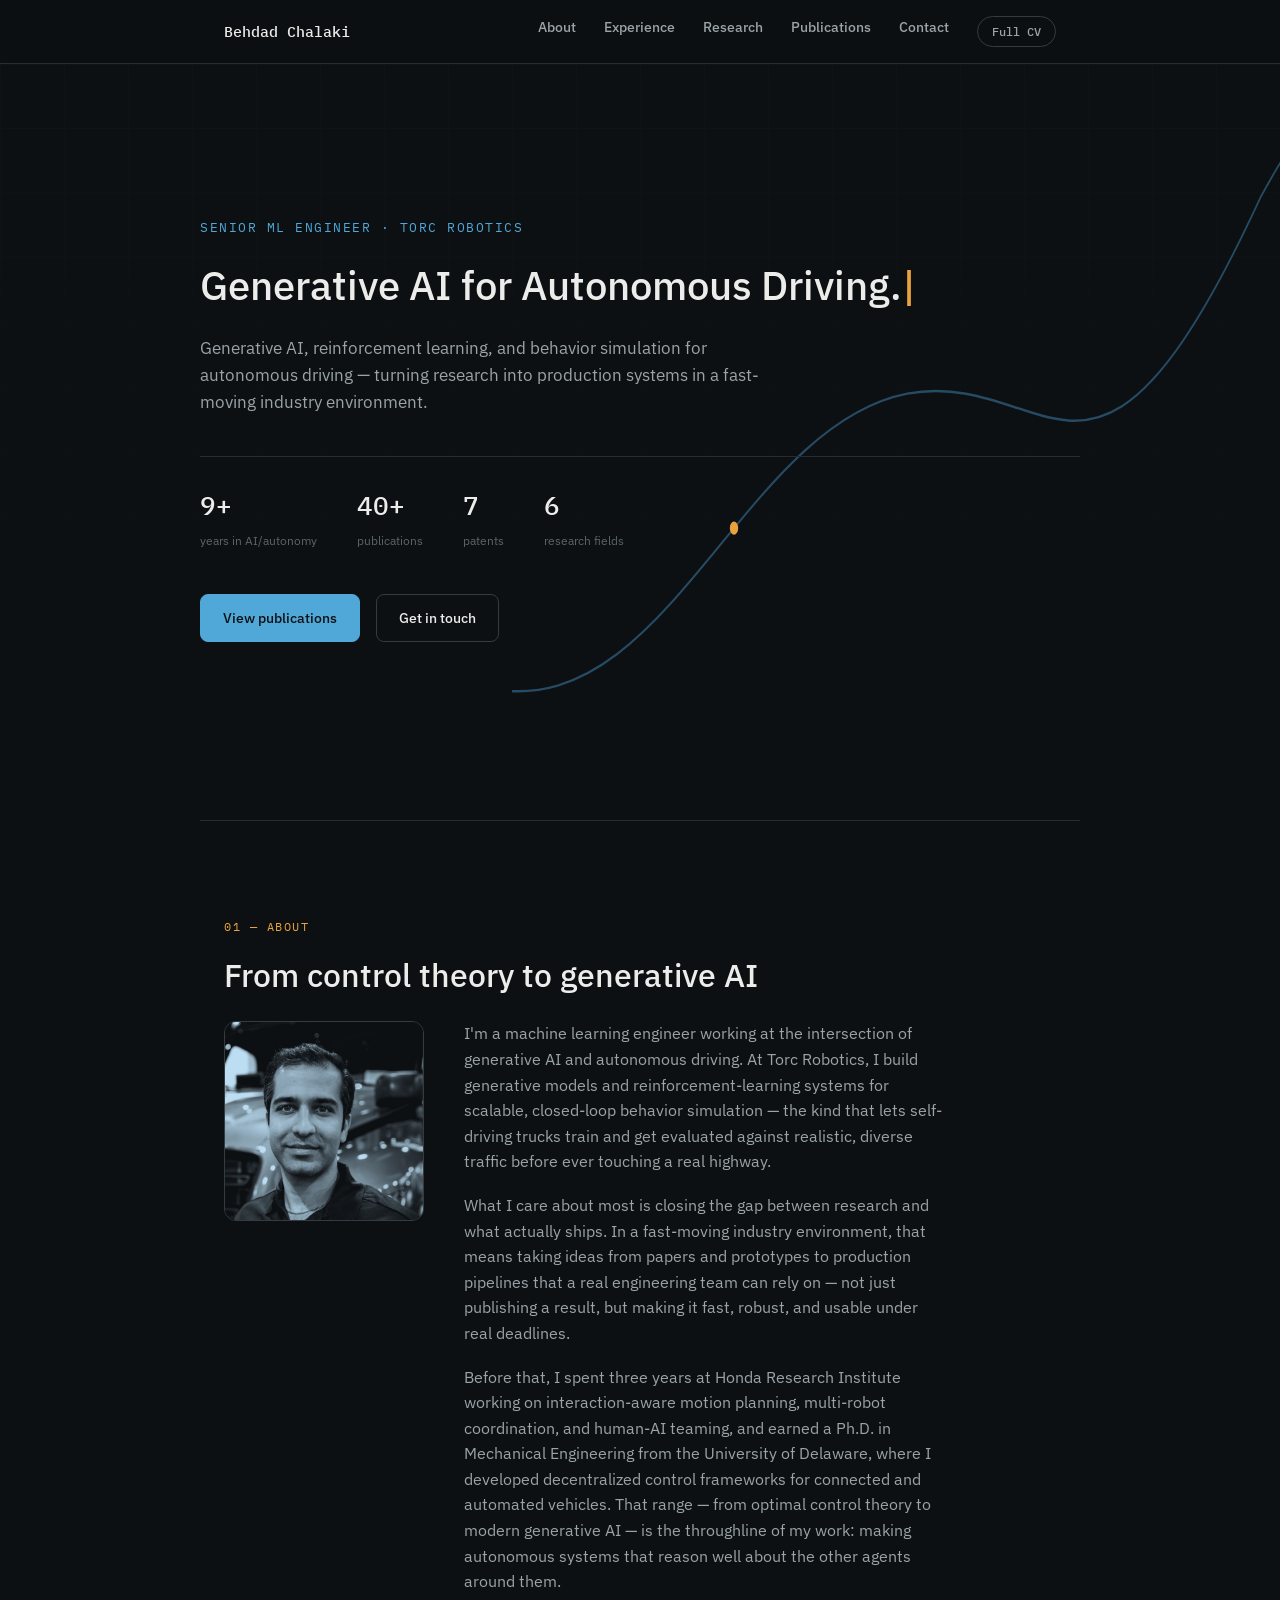
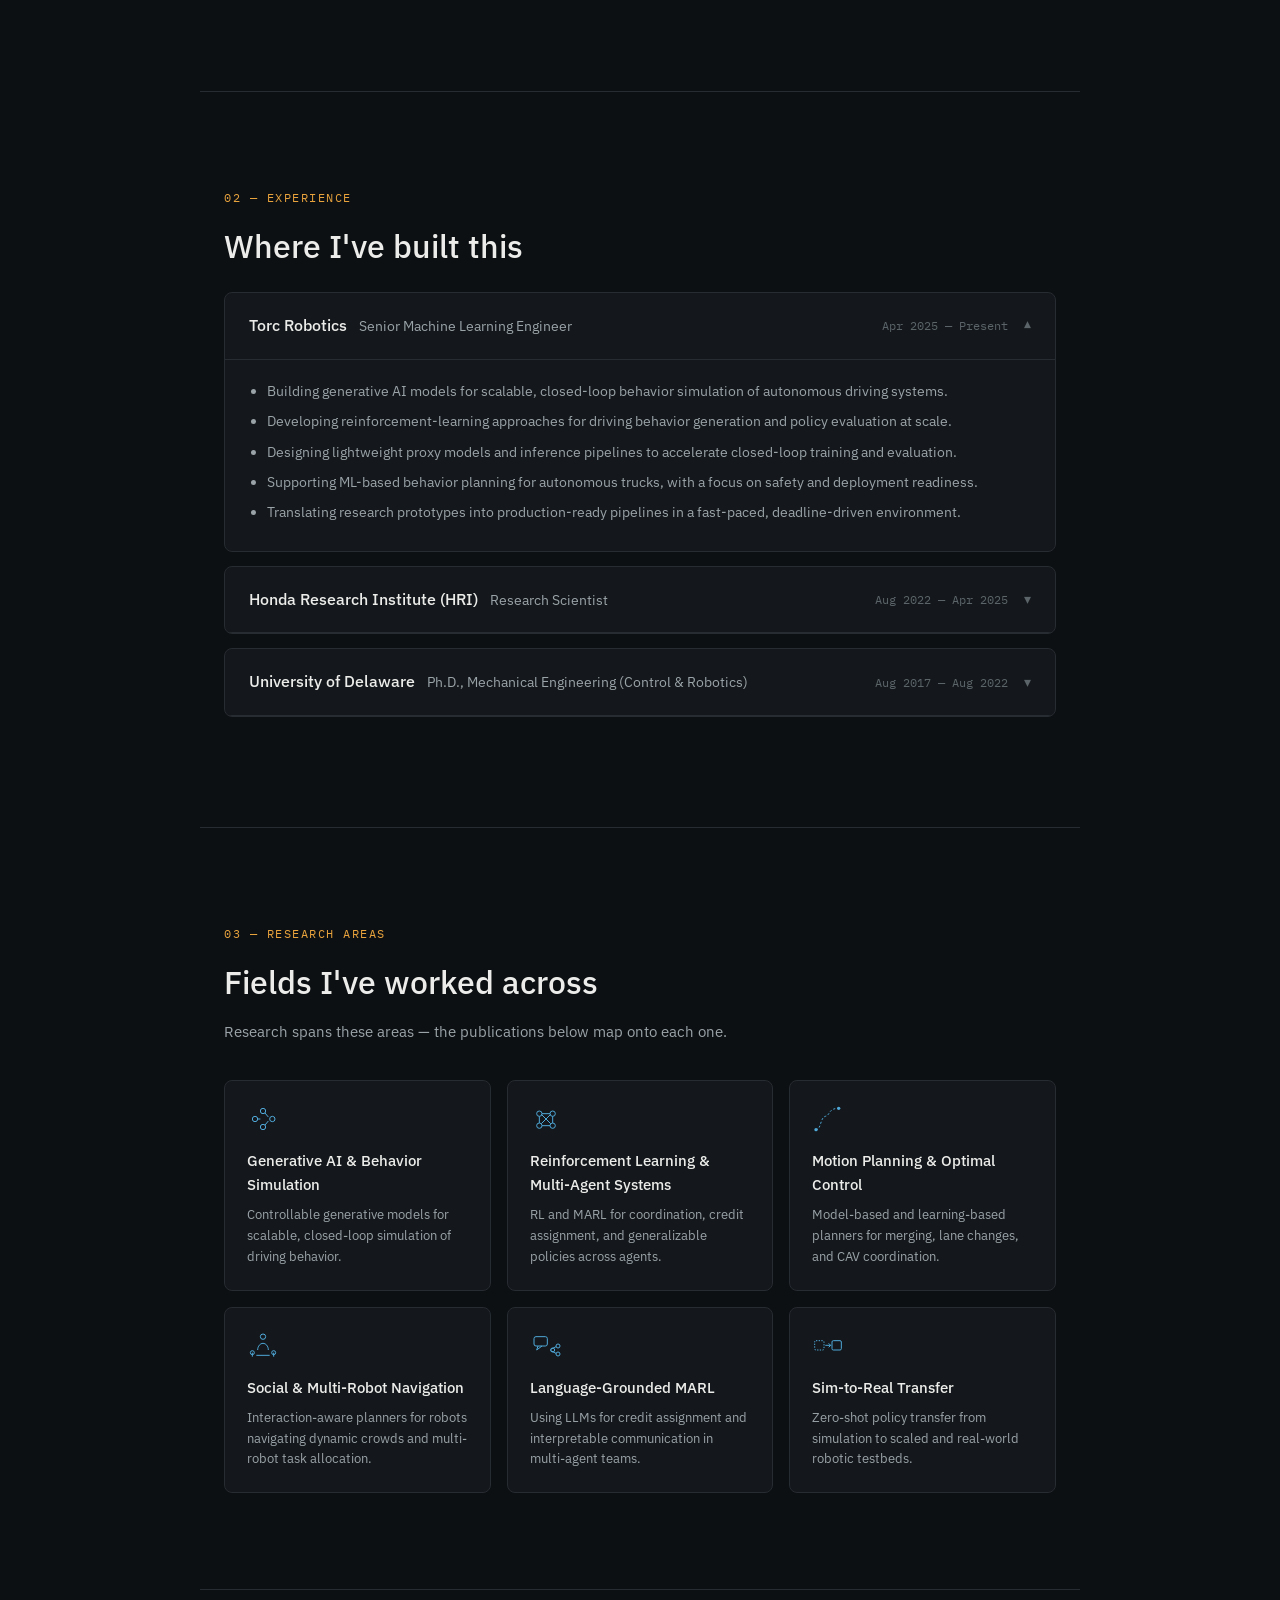
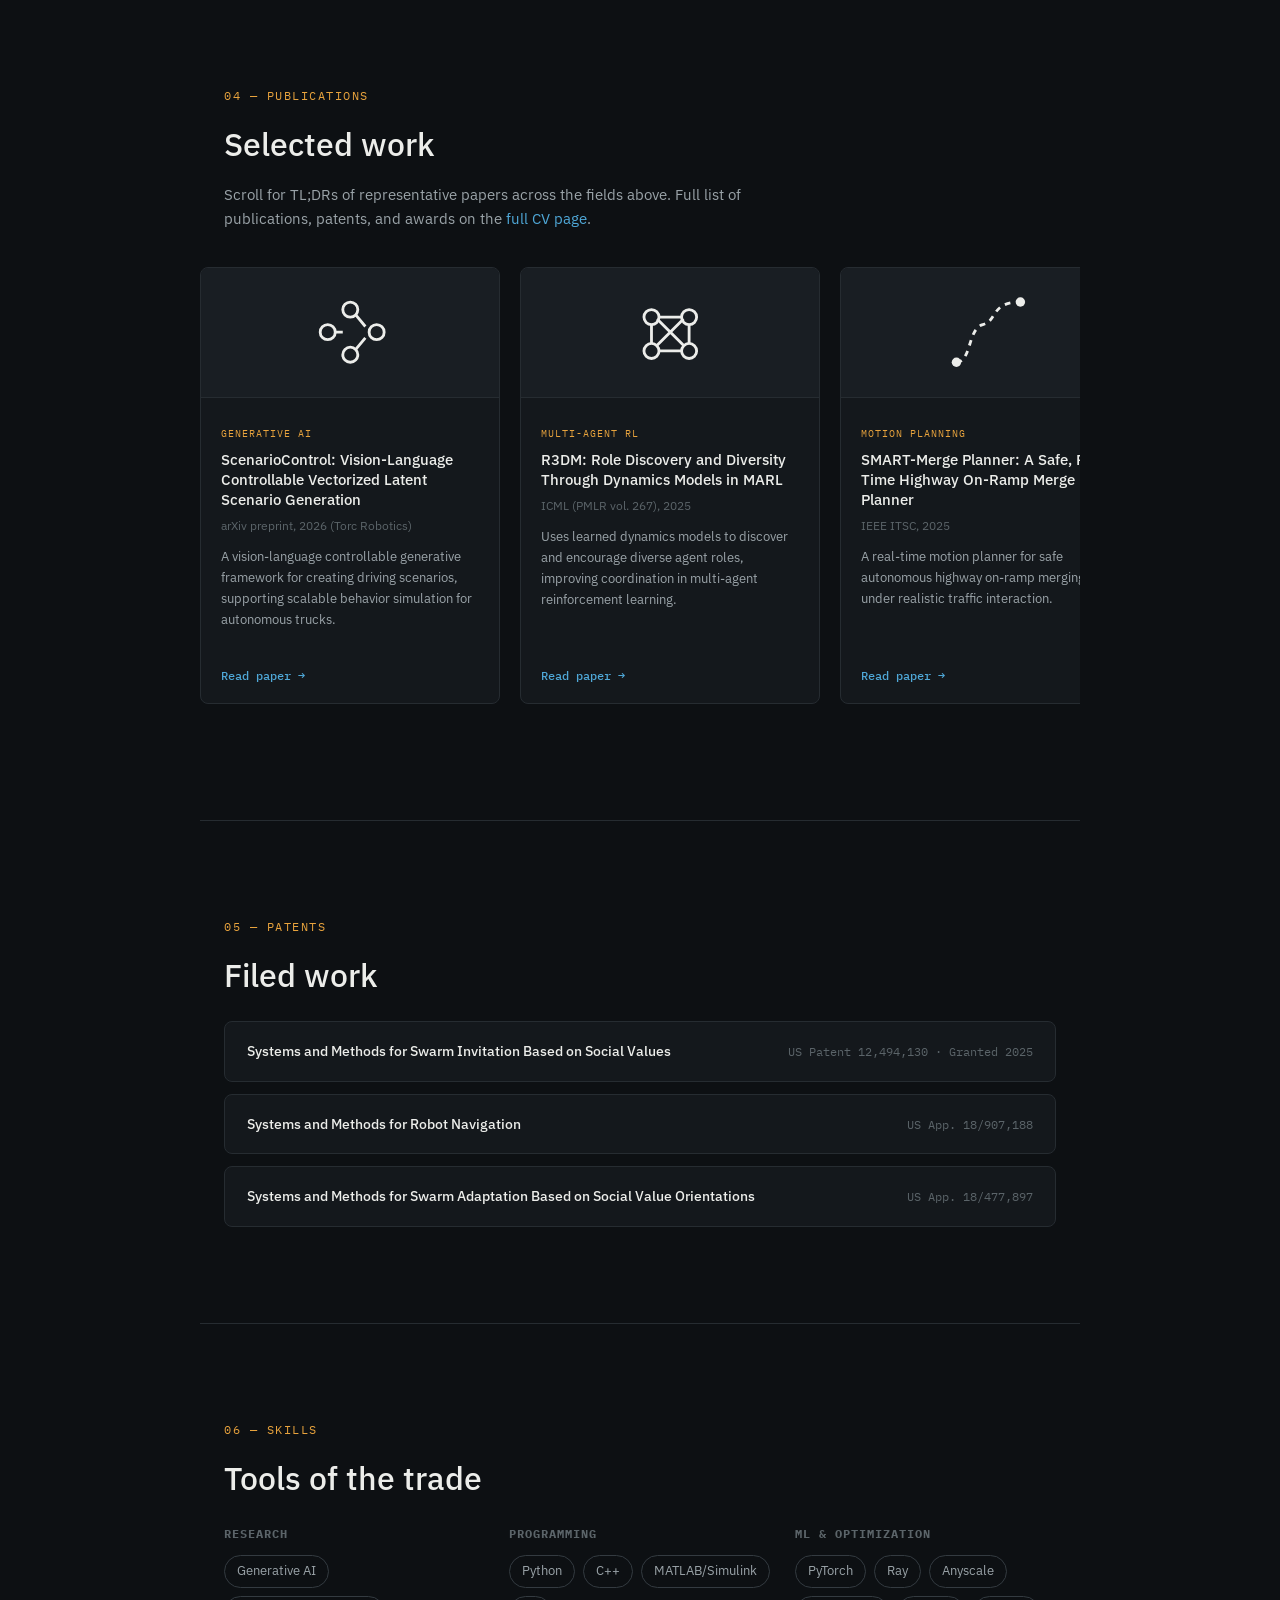
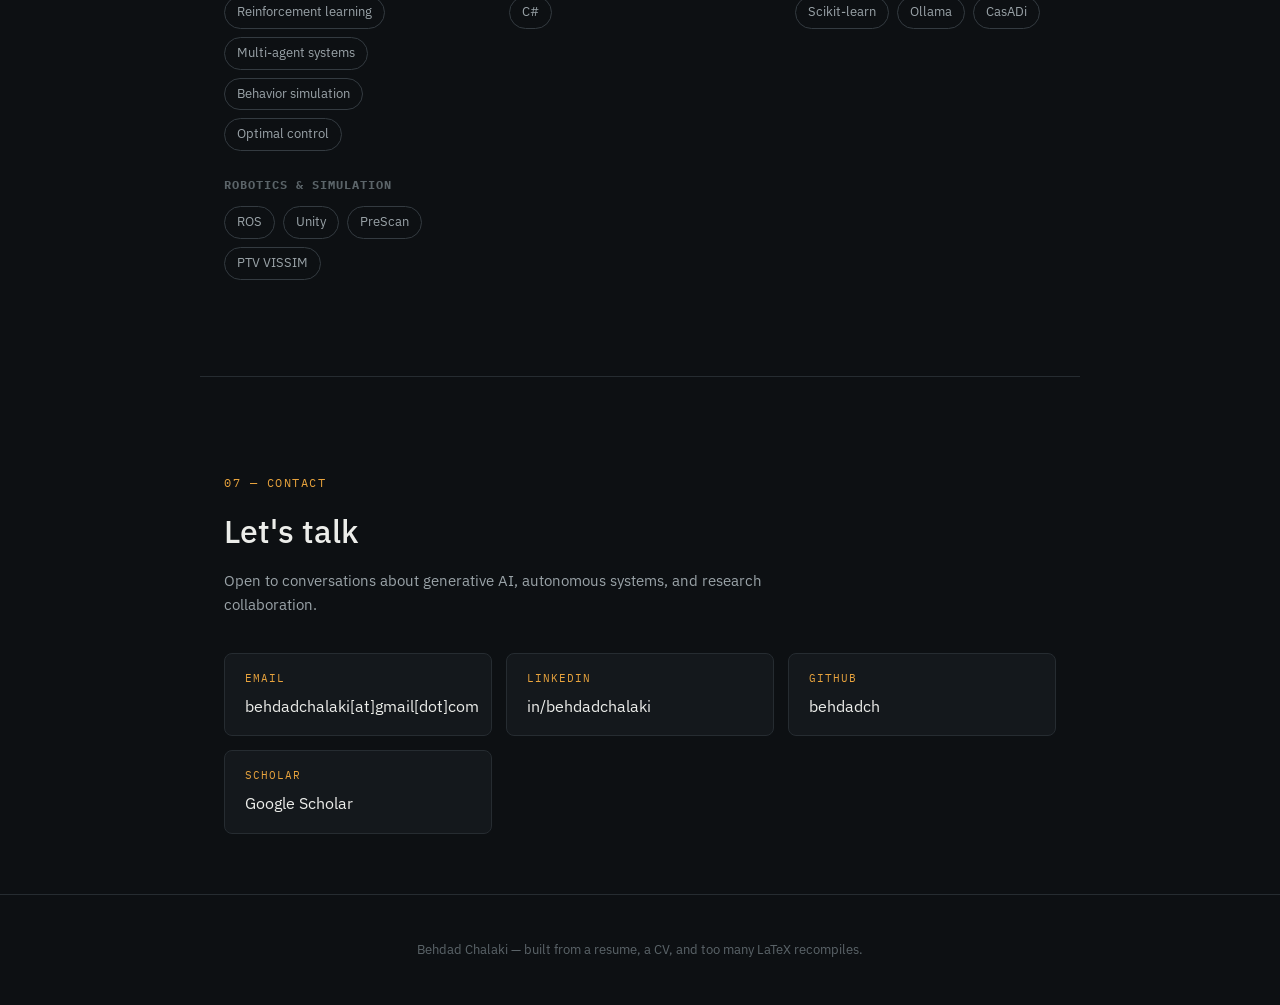
<file: index.html>
<!DOCTYPE html>
<html lang="en">
<head>
<!-- Google tag (gtag.js) -->
<script async src="https://www.googletagmanager.com/gtag/js?id=G-59FR756M6P"></script>
<script>
  window.dataLayer = window.dataLayer || [];
  function gtag(){dataLayer.push(arguments);}
  gtag('js', new Date());

  gtag('config', 'G-59FR756M6P');
</script>
<meta charset="UTF-8">
<meta name="viewport" content="width=device-width, initial-scale=1.0">
<title>Behdad Chalaki — AI/ML Engineer</title>
<meta name="description" content="Behdad Chalaki — Senior Machine Learning Engineer at Torc Robotics. Generative AI, Reinforcement Learning, and Behavior Simulation for Autonomous Driving.">
<link rel="preconnect" href="https://fonts.googleapis.com">
<link rel="preconnect" href="https://fonts.gstatic.com" crossorigin>
<link href="https://fonts.googleapis.com/css2?family=IBM+Plex+Sans:wght@400;500;600&family=IBM+Plex+Mono:wght@400;500&display=swap" rel="stylesheet">
<link rel="stylesheet" href="style.css">
<noscript><style>.reveal{opacity:1!important;transform:none!important;}.hero-title .cursor{display:none;}</style></noscript>
</head>
<body>

<div class="bg-grid" aria-hidden="true"></div>

<nav id="navbar">
  <div class="nav-inner">
    <a href="#top" class="nav-logo">Behdad Chalaki</a>
    <div class="nav-links">
      <a href="#about">About</a>
      <a href="#experience">Experience</a>
      <a href="#research">Research</a>
      <a href="#publications">Publications</a>
      <a href="#contact">Contact</a>
      <a href="work.html" class="nav-cv-link">Full CV</a>
    </div>
  </div>
</nav>

<header id="top" class="hero">
  <svg class="hero-trajectory" viewBox="0 0 800 500" preserveAspectRatio="none" aria-hidden="true">
    <path id="traj-path" d="M -20 420 C 150 440, 220 260, 380 240 C 520 224, 560 340, 720 120 C 780 50, 800 60, 830 20"
      fill="none" stroke="#3D7CA8" stroke-width="1.5" opacity="0.55"/>
    <circle id="traj-dot" r="4" fill="#E8A33D"/>
  </svg>

  <div class="hero-inner">
    <p class="eyebrow">Senior ML Engineer · Torc Robotics</p>
    <h1 class="hero-title">
      <span id="typewriter">Generative AI for Autonomous Driving.</span><span class="cursor">|</span>
    </h1>
    <p class="hero-sub">Generative AI, reinforcement learning, and behavior simulation for autonomous driving — turning research into production systems in a fast-moving industry environment.</p>

    <div class="hero-stats">
      <div class="stat"><span class="stat-num">9+</span><span class="stat-label">years in AI/autonomy</span></div>
      <div class="stat"><span class="stat-num">40+</span><span class="stat-label">publications</span></div>
      <div class="stat"><span class="stat-num">7</span><span class="stat-label">patents</span></div>
      <div class="stat"><span class="stat-num">6</span><span class="stat-label">research fields</span></div>
    </div>

    <div class="hero-cta">
      <a href="#publications" class="btn btn-primary">View publications</a>
      <a href="#contact" class="btn btn-ghost">Get in touch</a>
    </div>
  </div>
</header>

<main>

  <section id="about" class="section reveal">
    <p class="section-eyebrow">01 — About</p>
    <h2 class="section-title">From control theory to generative AI</h2>
    <div class="about-grid">
      <div class="about-photo-wrap">
        <img src="behdad.jpg" alt="Portrait of Behdad Chalaki" class="about-photo">
      </div>
      <div class="about-text-col">
        <p class="about-text">
          I'm a machine learning engineer working at the intersection of generative AI and autonomous driving. At Torc Robotics, I build generative models and reinforcement-learning systems for scalable, closed-loop behavior simulation — the kind that lets self-driving trucks train and get evaluated against realistic, diverse traffic before ever touching a real highway.
        </p>
        <p class="about-text">
          What I care about most is closing the gap between research and what actually ships. In a fast-moving industry environment, that means taking ideas from papers and prototypes to production pipelines that a real engineering team can rely on — not just publishing a result, but making it fast, robust, and usable under real deadlines.
        </p>
        <p class="about-text">
          Before that, I spent three years at Honda Research Institute working on interaction-aware motion planning, multi-robot coordination, and human-AI teaming, and earned a Ph.D. in Mechanical Engineering from the University of Delaware, where I developed decentralized control frameworks for connected and automated vehicles. That range — from optimal control theory to modern generative AI — is the throughline of my work: making autonomous systems that reason well about the other agents around them.
        </p>
      </div>
    </div>
  </section>

  <section id="experience" class="section reveal">
    <p class="section-eyebrow">02 — Experience</p>
    <h2 class="section-title">Where I've built this</h2>
    <div class="timeline" id="timeline"></div>
  </section>

  <section id="research" class="section reveal">
    <p class="section-eyebrow">03 — Research areas</p>
    <h2 class="section-title">Fields I've worked across</h2>
    <p class="section-sub">Research spans these areas — the publications below map onto each one.</p>
    <div class="research-grid" id="research-grid"></div>
  </section>

  <section id="publications" class="section reveal">
    <p class="section-eyebrow">04 — Publications</p>
    <h2 class="section-title">Selected work</h2>
    <p class="section-sub">Scroll for TL;DRs of representative papers across the fields above. Full list of publications, patents, and awards on the <a href="work.html">full CV page</a>.</p>
    <div class="pub-scroll" id="pub-scroll"></div>
  </section>

  <section id="patents" class="section reveal">
    <p class="section-eyebrow">05 — Patents</p>
    <h2 class="section-title">Filed work</h2>
    <div class="patent-list" id="patent-list"></div>
  </section>

  <section id="skills" class="section reveal">
    <p class="section-eyebrow">06 — Skills</p>
    <h2 class="section-title">Tools of the trade</h2>
    <div class="skills-grid" id="skills-grid"></div>
  </section>

  <section id="contact" class="section reveal contact-section">
    <p class="section-eyebrow">07 — Contact</p>
    <h2 class="section-title">Let's talk</h2>
    <p class="section-sub">Open to conversations about generative AI, autonomous systems, and research collaboration.</p>
    <div class="contact-links">
      <a href="#" class="contact-link"><span class="contact-label">Email</span>behdadchalaki[at]gmail[dot]com</a>  
      <a href="https://www.linkedin.com/in/behdadchalaki" target="_blank" rel="noopener" class="contact-link"><span class="contact-label">LinkedIn</span>in/behdadchalaki</a>
      <a href="https://github.com/behdadch" target="_blank" rel="noopener" class="contact-link"><span class="contact-label">GitHub</span>behdadch</a>
      <a href="https://scholar.google.com/citations?hl=en&user=i3jzLtYAAAAJ" target="_blank" rel="noopener" class="contact-link"><span class="contact-label">Scholar</span>Google Scholar</a>
    </div>
  </section>

</main>

<footer>
  <p>Behdad Chalaki — built from a resume, a CV, and too many LaTeX recompiles.</p>
</footer>

<script src="script.js"></script>
</body>
</html>
</file>
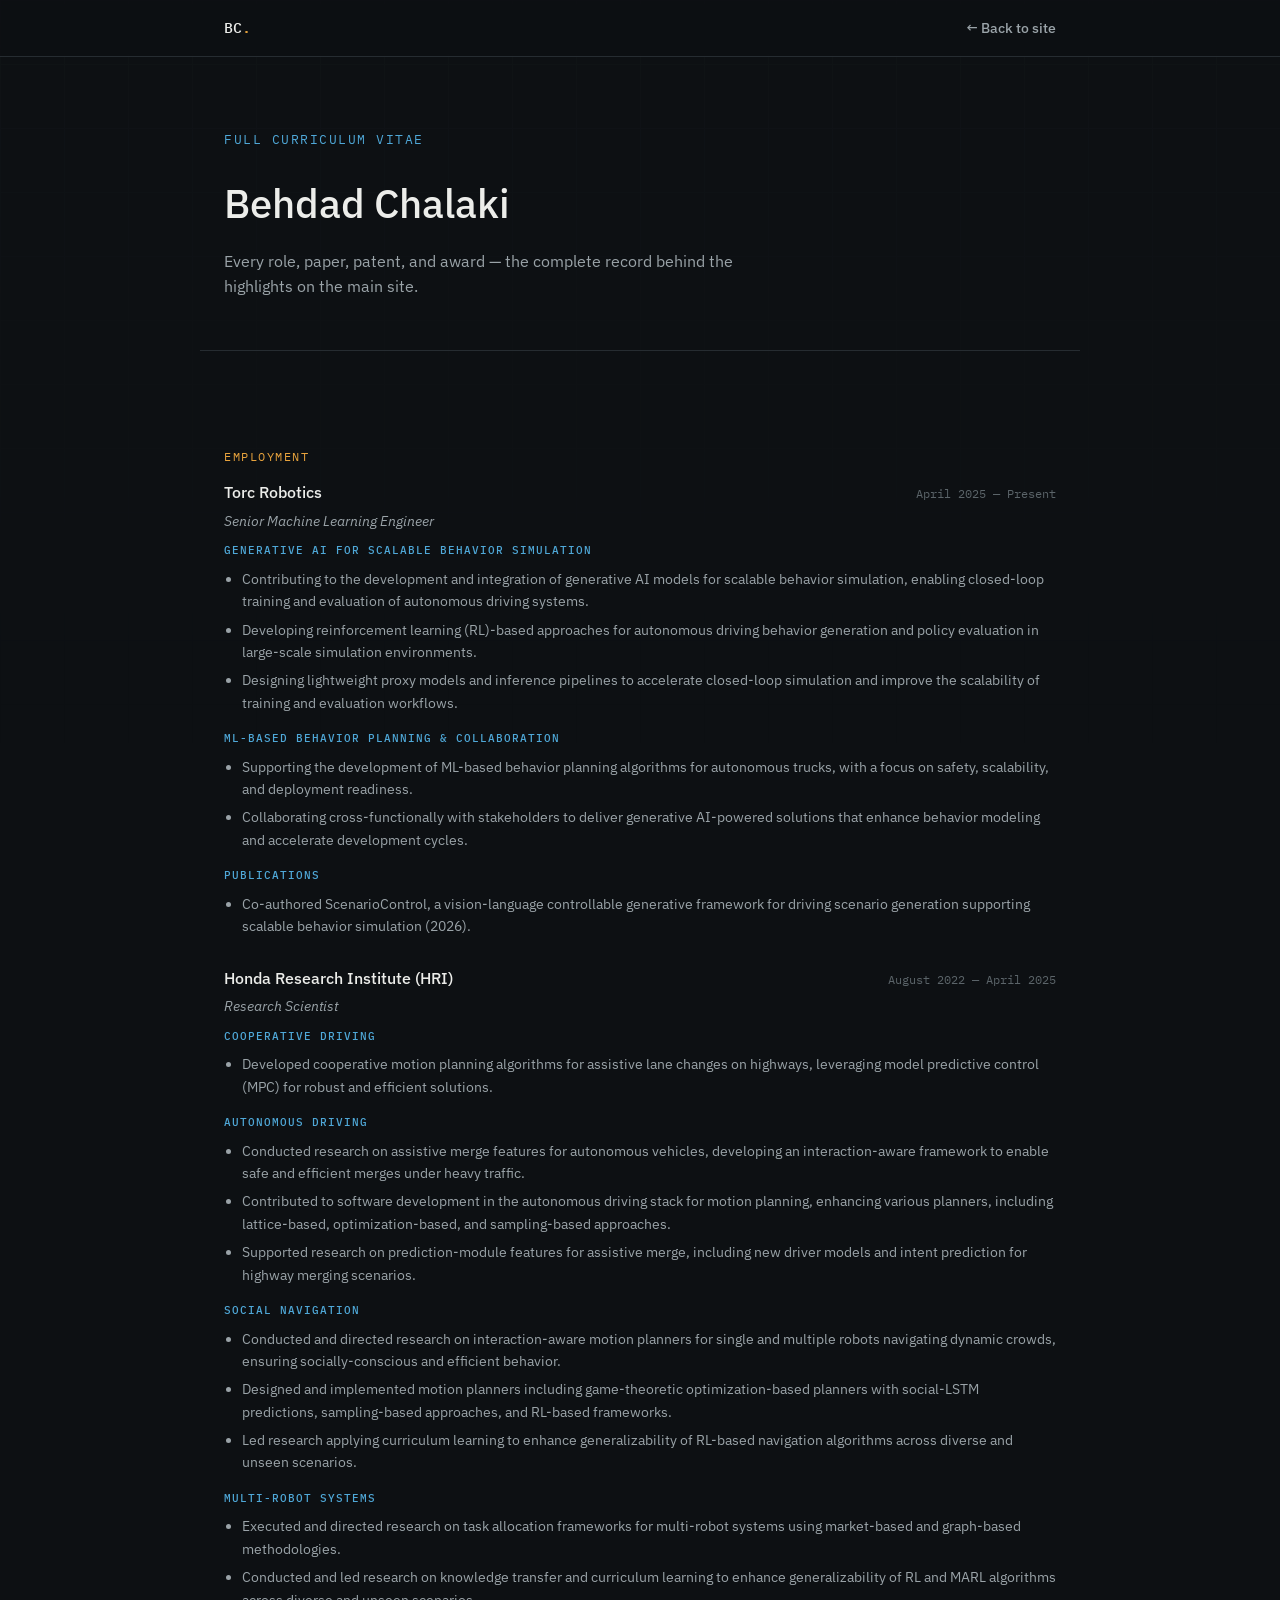
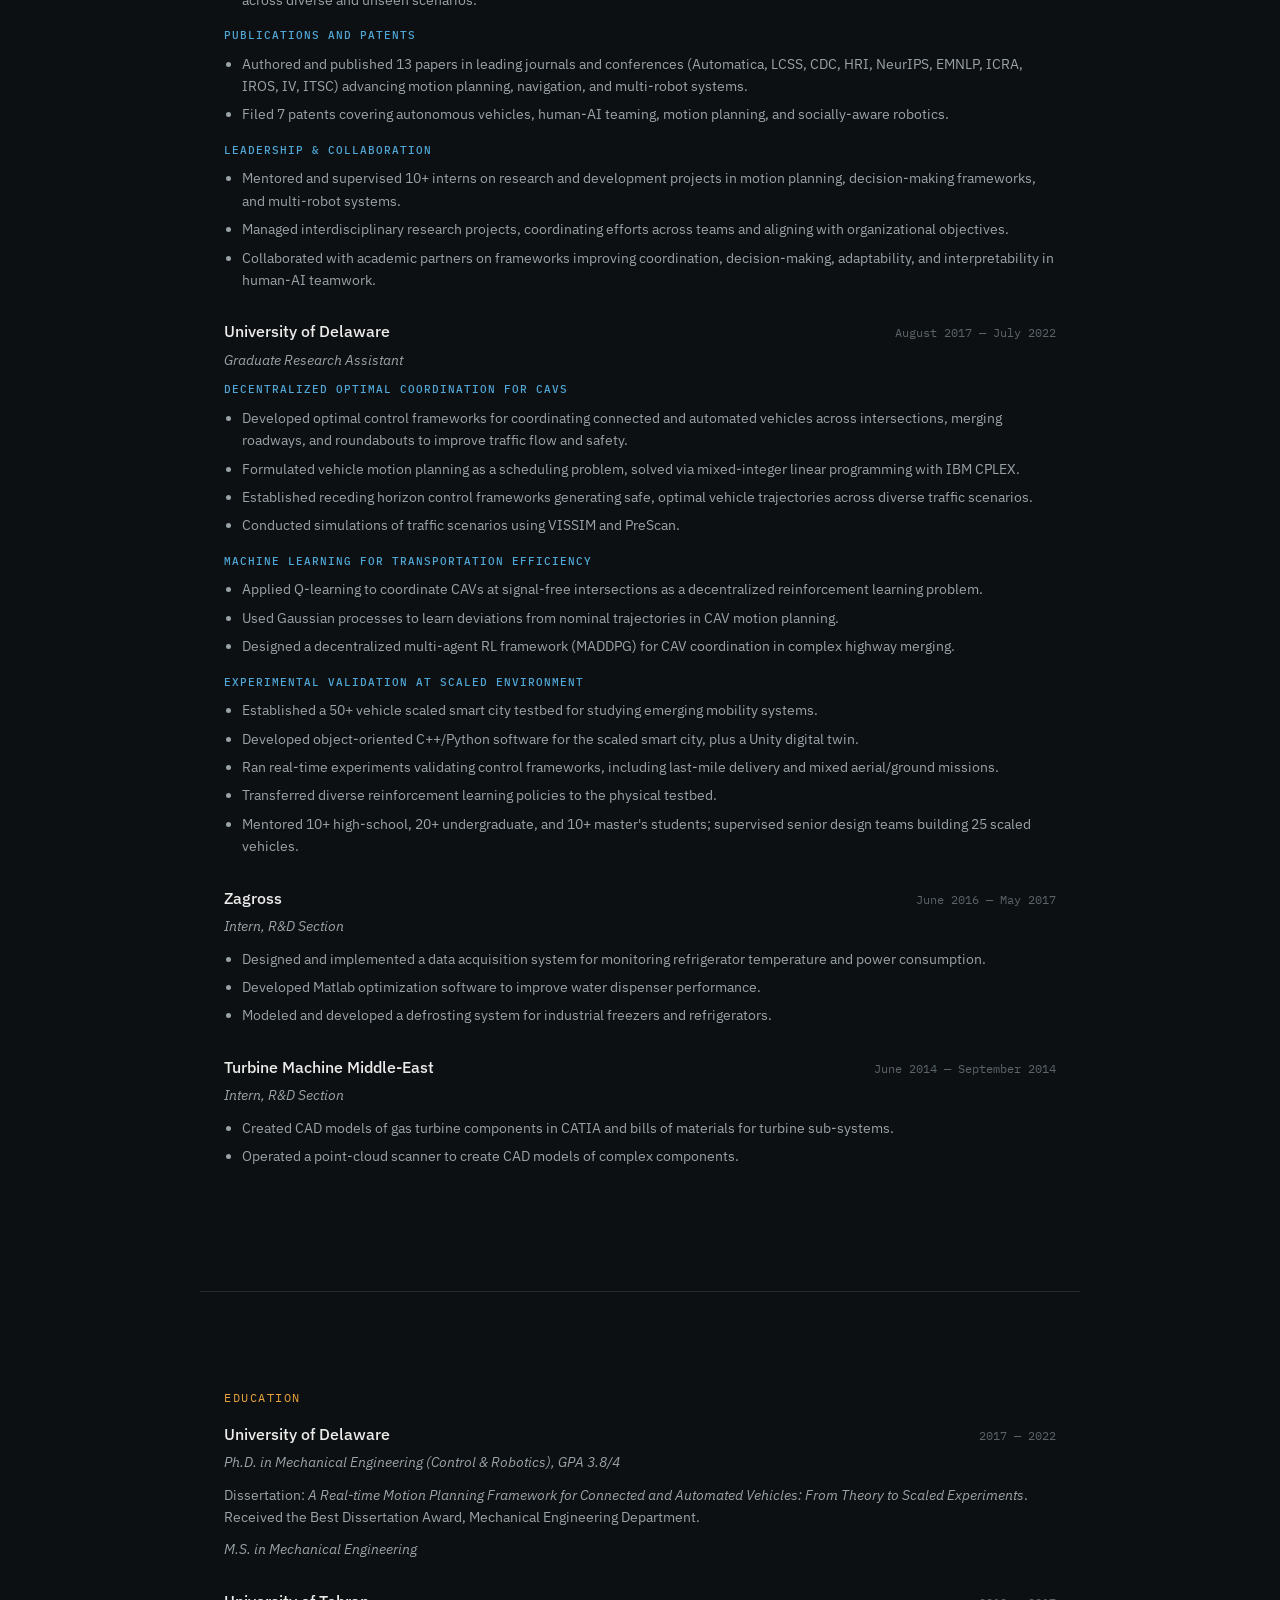
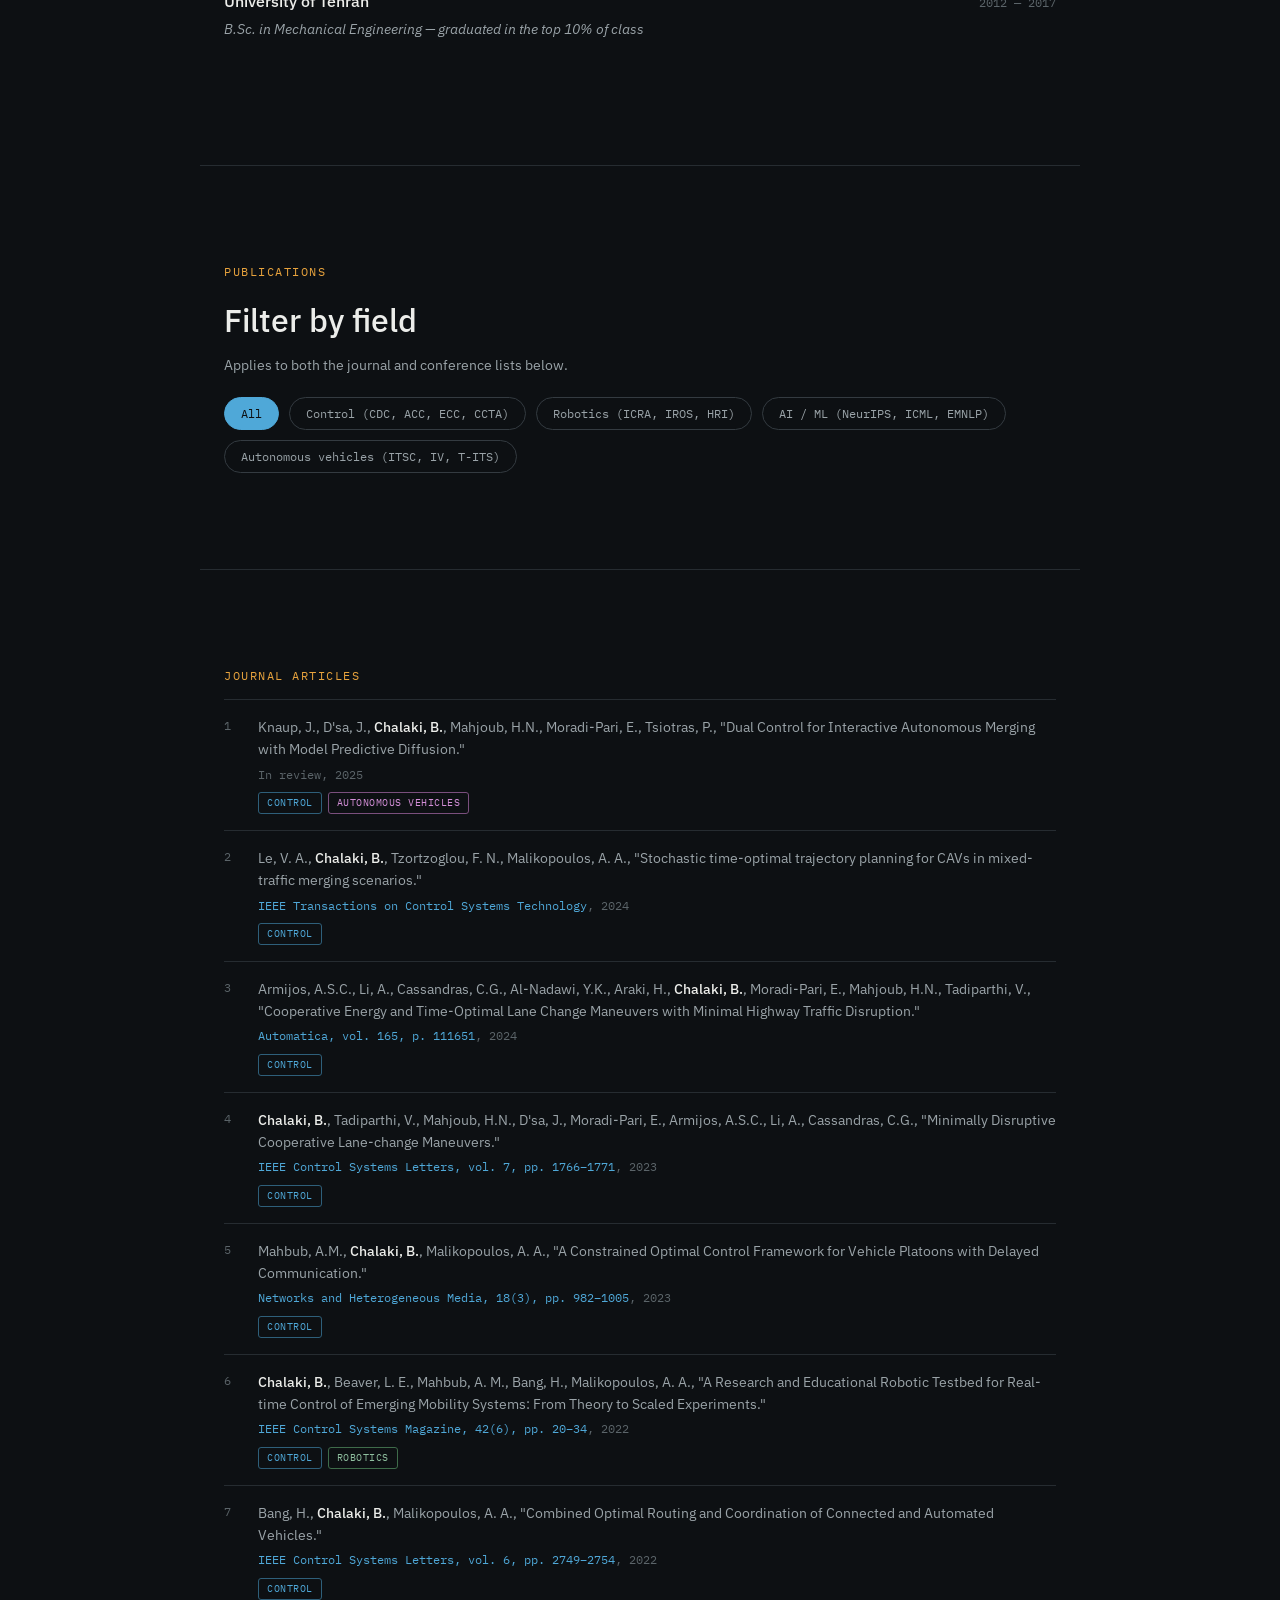
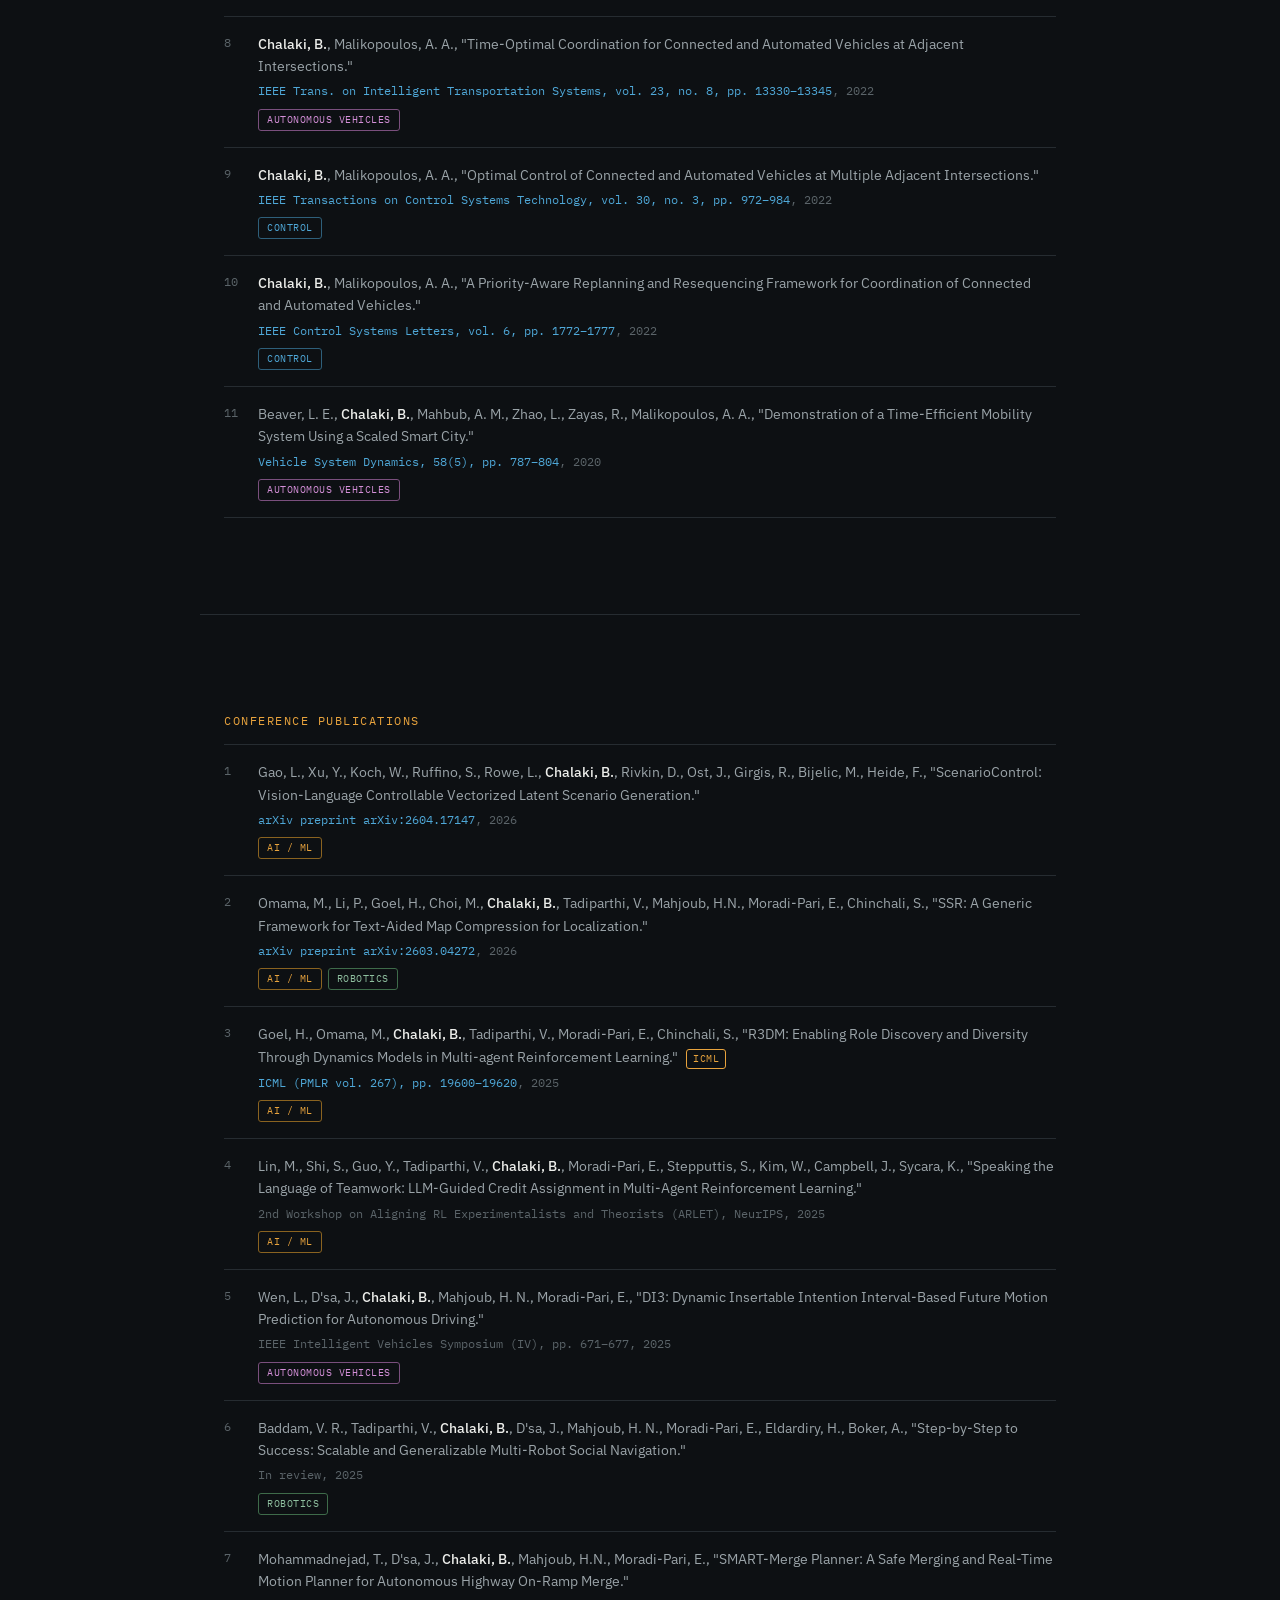
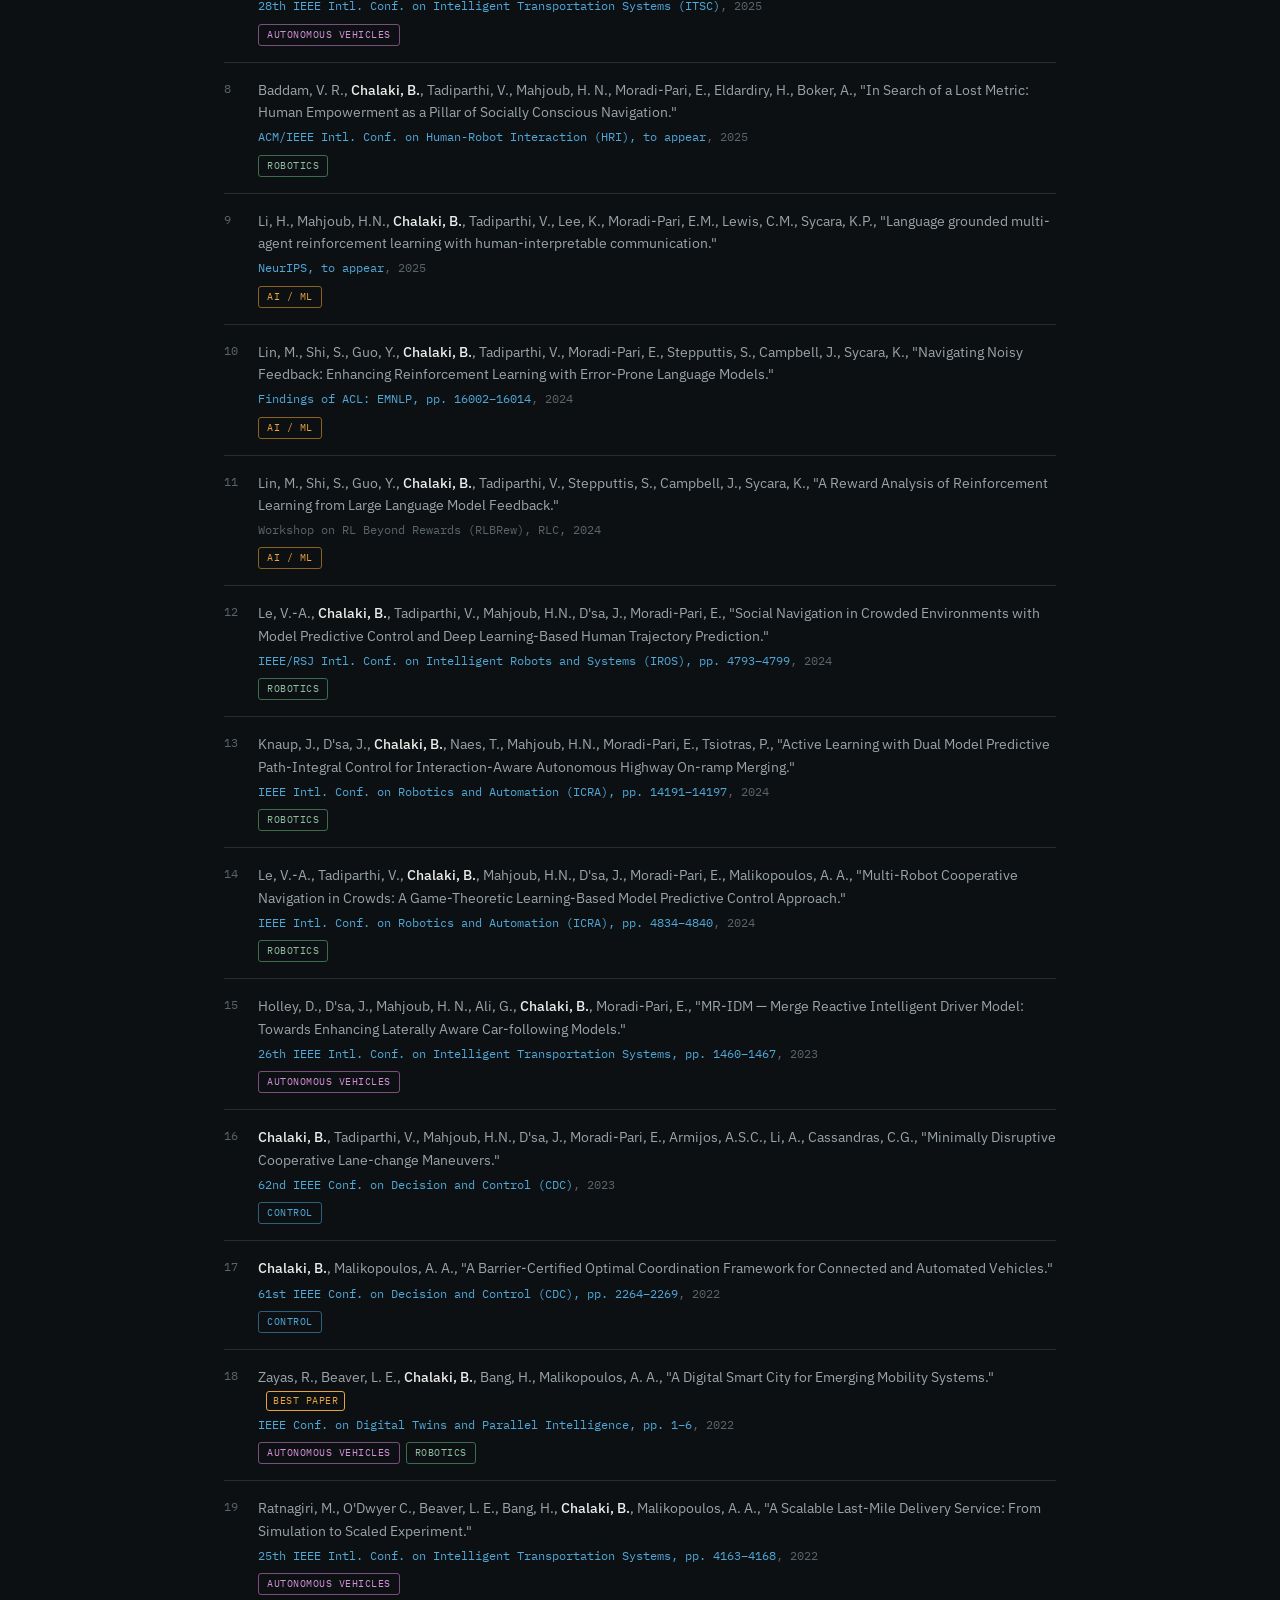
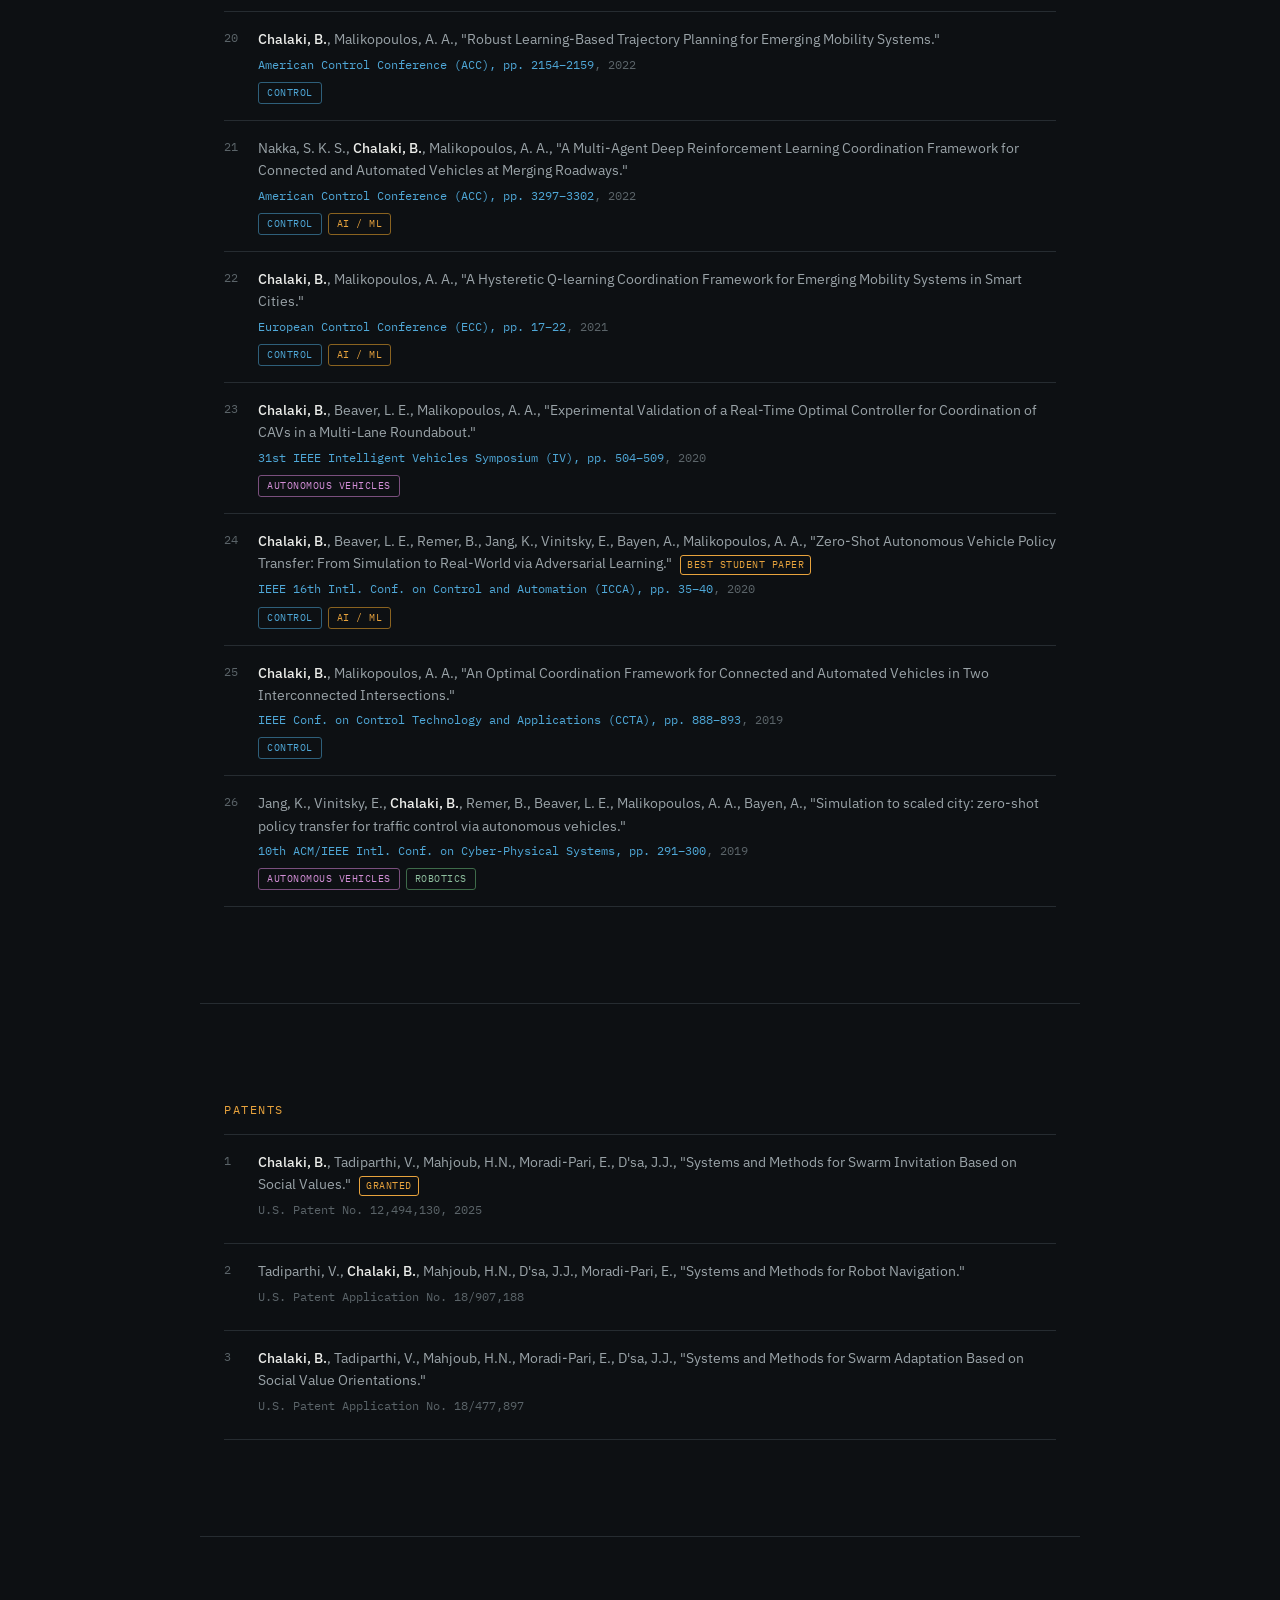
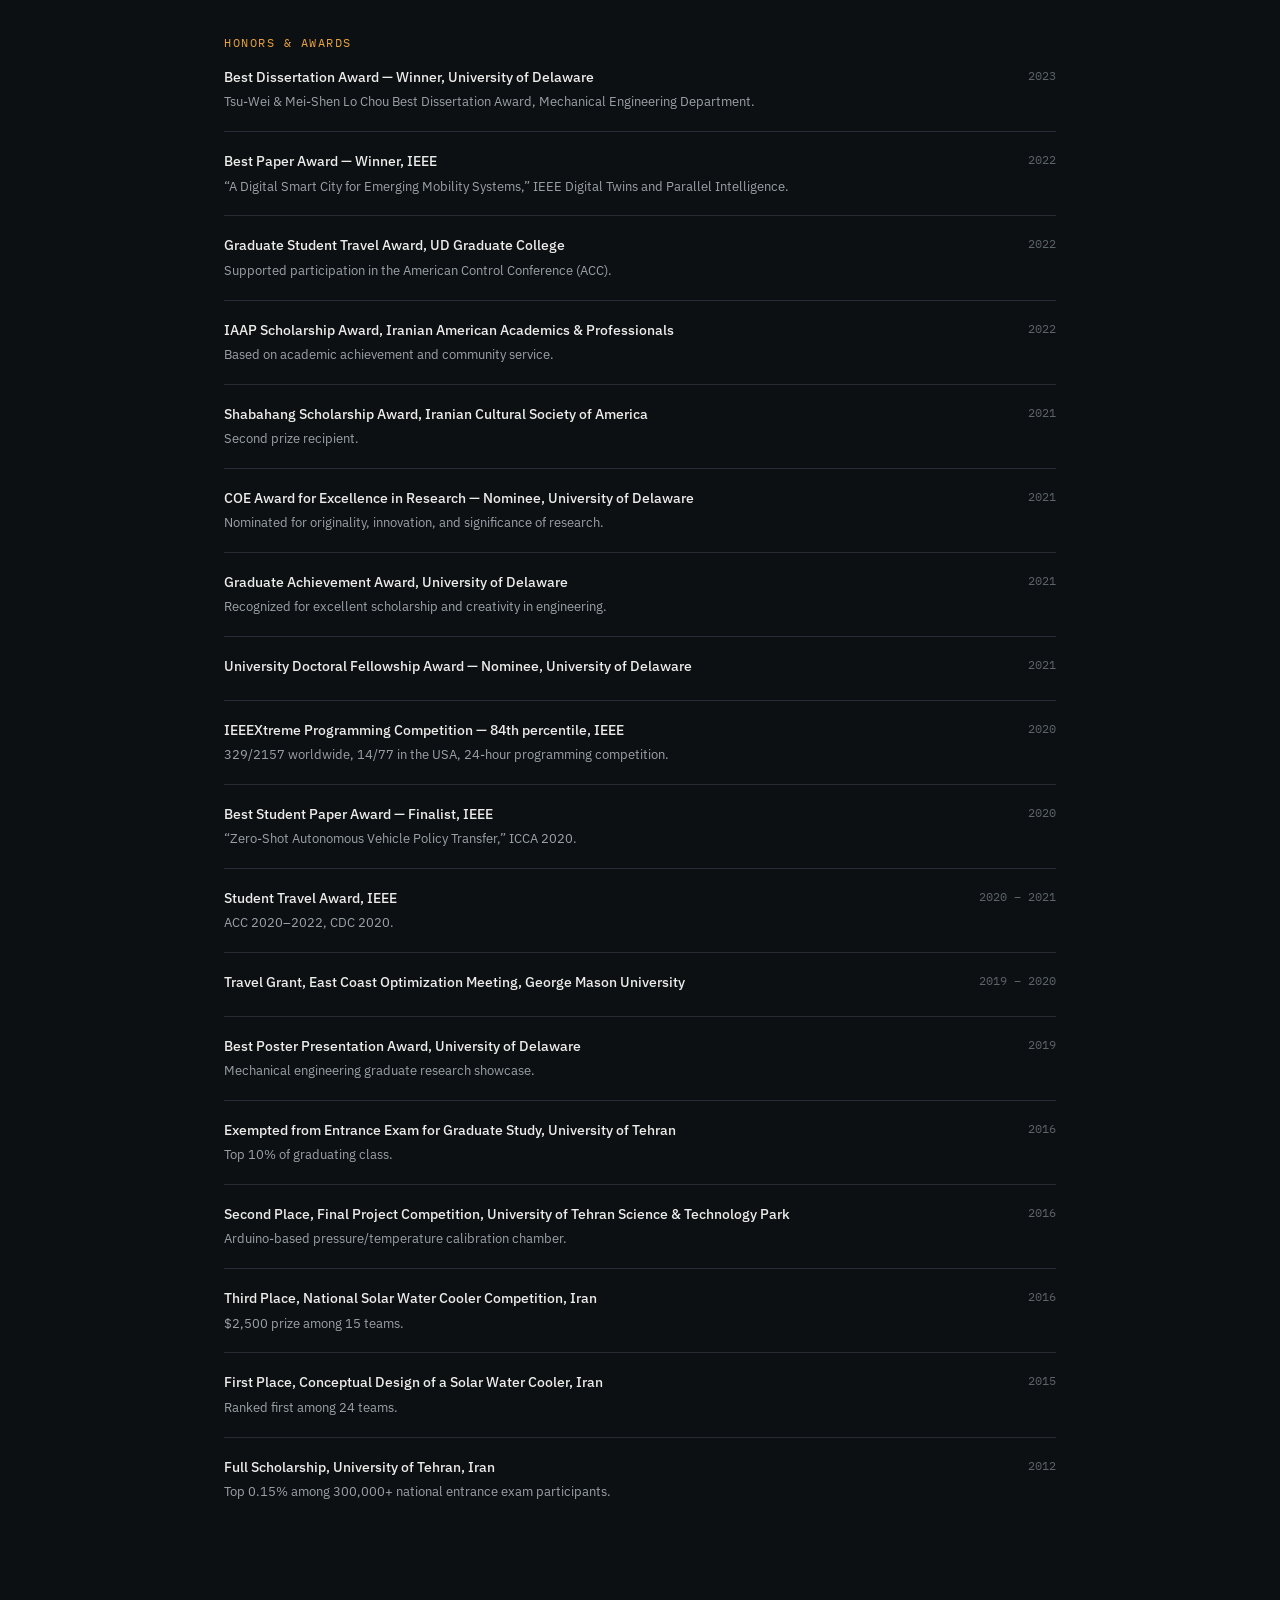
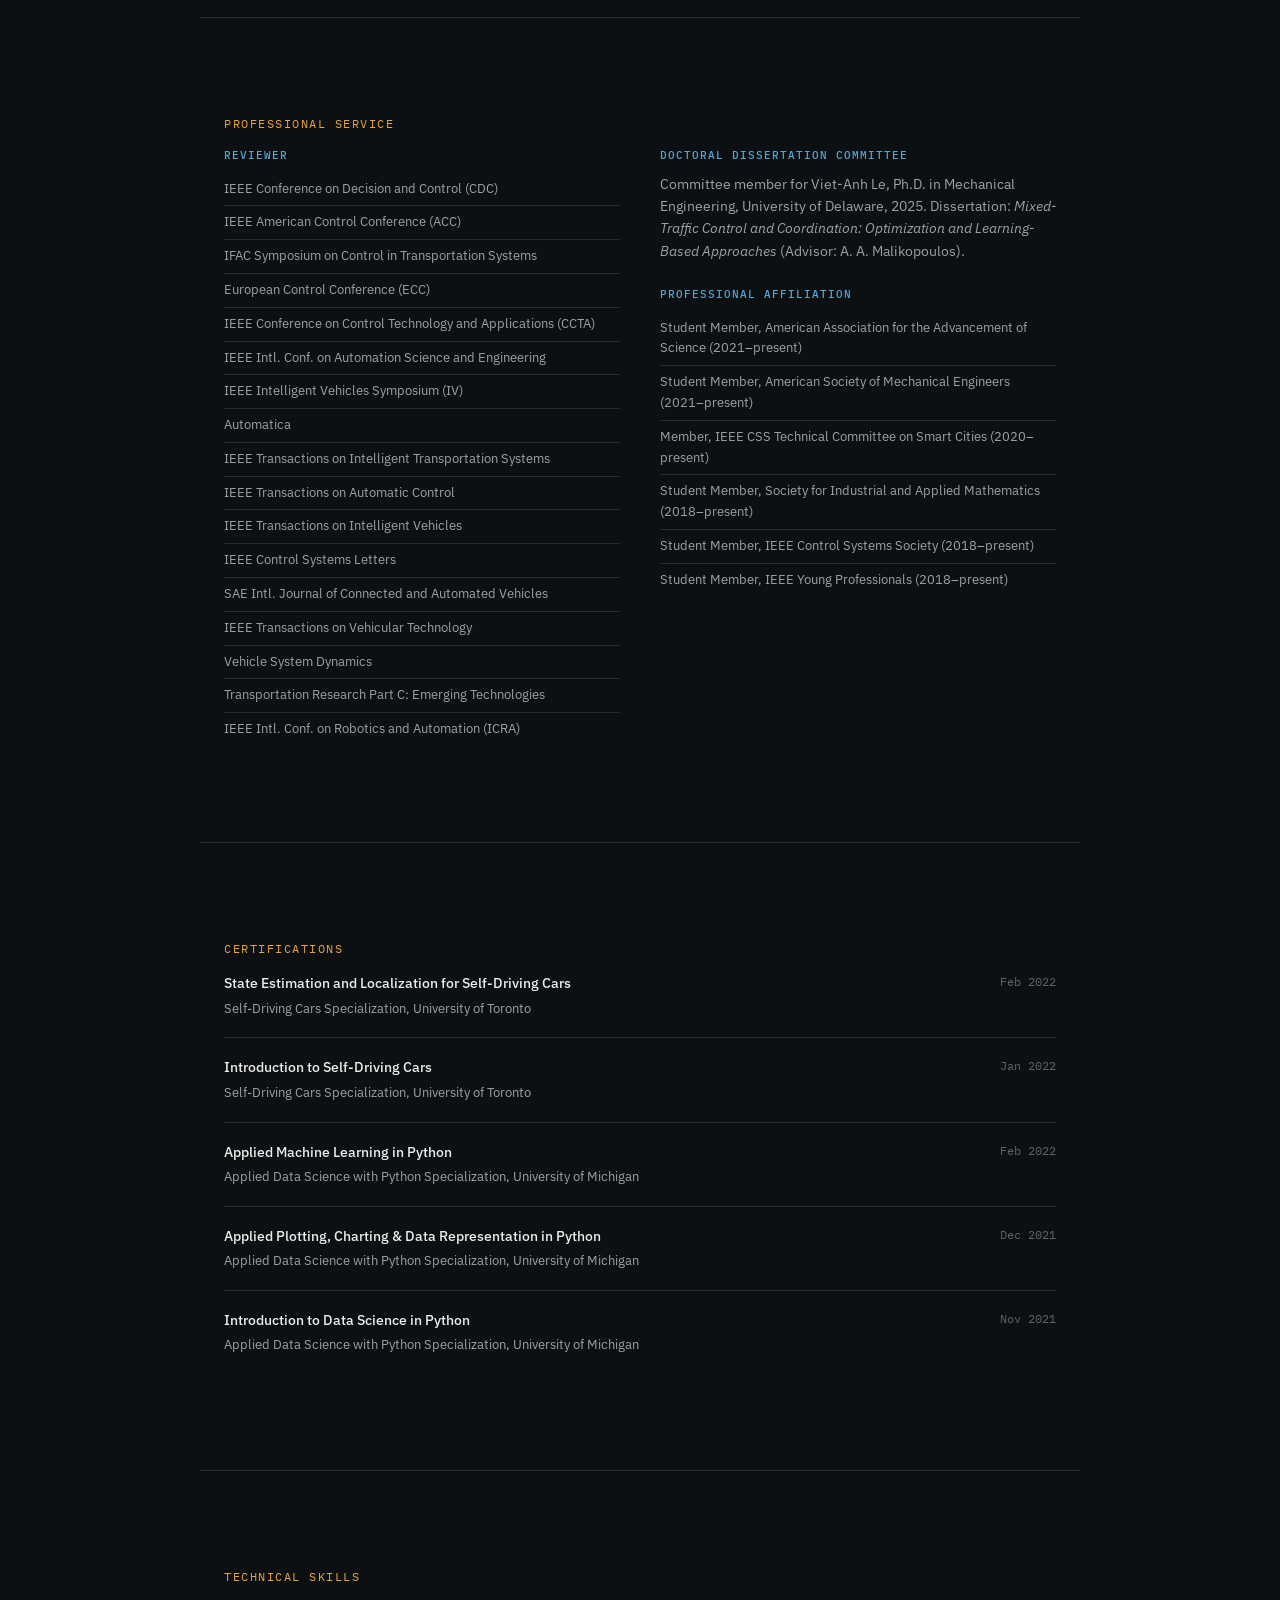
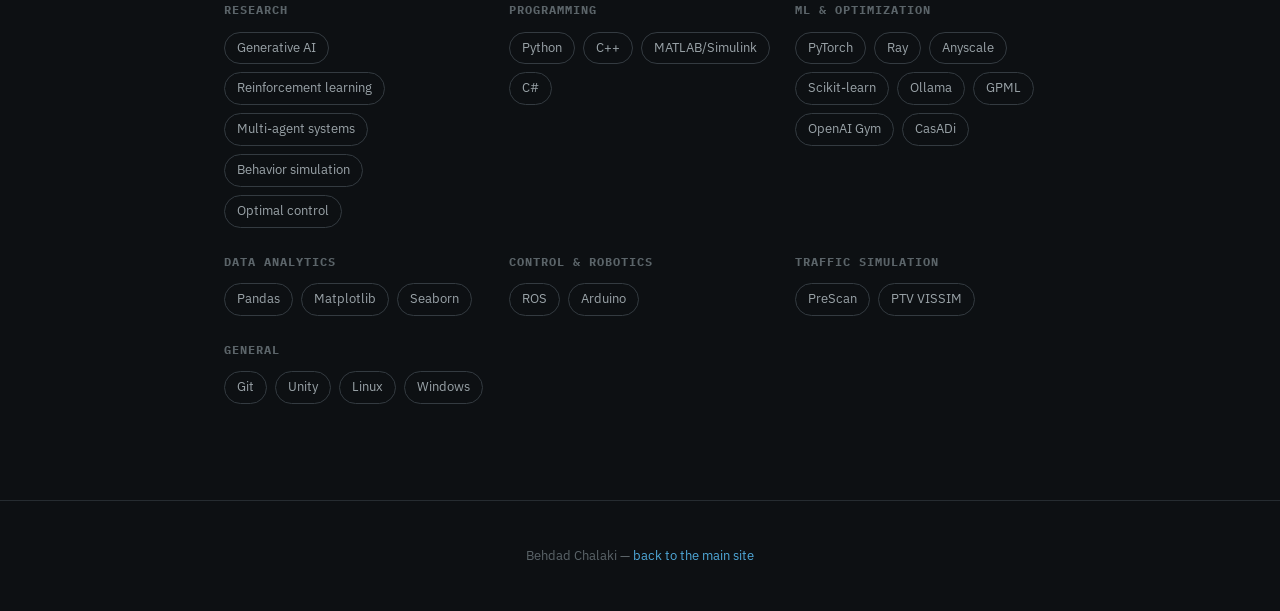
<file: work.html>
<!DOCTYPE html>
<html lang="en">
<head>
<meta charset="UTF-8">
<meta name="viewport" content="width=device-width, initial-scale=1.0">
<title>Behdad Chalaki — Full CV</title>
<meta name="description" content="Full curriculum vitae — Behdad Chalaki. Complete employment history, publications, patents, and awards.">
<link rel="preconnect" href="https://fonts.googleapis.com">
<link rel="preconnect" href="https://fonts.gstatic.com" crossorigin>
<link href="https://fonts.googleapis.com/css2?family=IBM+Plex+Sans:wght@400;500;600&family=IBM+Plex+Mono:wght@400;500&display=swap" rel="stylesheet">
<link rel="stylesheet" href="style.css">
<link rel="stylesheet" href="cv.css">
</head>
<body>

<div class="bg-grid" aria-hidden="true"></div>

<nav id="navbar">
  <div class="nav-inner">
    <a href="index.html" class="nav-logo">BC<span class="dot">.</span></a>
    <div class="nav-links">
      <a href="index.html">&larr; Back to site</a>
    </div>
  </div>
</nav>

<header class="cv-header">
  <p class="eyebrow">Full curriculum vitae</p>
  <h1 class="cv-title">Behdad Chalaki</h1>
  <p class="cv-sub">Every role, paper, patent, and award — the complete record behind the highlights on the main site.</p>
</header>

<main class="cv-main">

  <section class="section reveal" id="cv-employment">
    <p class="section-eyebrow">Employment</p>
    <div id="cv-employment-list"></div>
  </section>

  <section class="section reveal" id="cv-education">
    <p class="section-eyebrow">Education</p>
    <div class="doc-job">
      <div class="doc-job-head"><span class="doc-org">University of Delaware</span><span class="doc-date">2017 — 2022</span></div>
      <p class="doc-role">Ph.D. in Mechanical Engineering (Control &amp; Robotics), GPA 3.8/4</p>
      <p class="doc-detail">Dissertation: <em>A Real-time Motion Planning Framework for Connected and Automated Vehicles: From Theory to Scaled Experiments</em>. Received the Best Dissertation Award, Mechanical Engineering Department.</p>
      <p class="doc-role" style="margin-top:10px;">M.S. in Mechanical Engineering</p>
    </div>
    <div class="doc-job">
      <div class="doc-job-head"><span class="doc-org">University of Tehran</span><span class="doc-date">2012 — 2017</span></div>
      <p class="doc-role">B.Sc. in Mechanical Engineering — graduated in the top 10% of class</p>
    </div>
  </section>

  <section class="section reveal" id="cv-filter">
    <p class="section-eyebrow">Publications</p>
    <h2 class="section-title" style="margin-bottom:8px;">Filter by field</h2>
    <p class="doc-detail" style="margin-bottom:20px;">Applies to both the journal and conference lists below.</p>
    <div class="filter-bar">
      <button class="filter-btn active" data-filter="all">All</button>
      <button class="filter-btn" data-filter="control">Control (CDC, ACC, ECC, CCTA)</button>
      <button class="filter-btn" data-filter="robotics">Robotics (ICRA, IROS, HRI)</button>
      <button class="filter-btn" data-filter="ai">AI / ML (NeurIPS, ICML, EMNLP)</button>
      <button class="filter-btn" data-filter="av">Autonomous vehicles (ITSC, IV, T-ITS)</button>
    </div>
  </section>

  <section class="section reveal" id="cv-journals">
    <p class="section-eyebrow">Journal articles</p>
    <ol class="pub-list" id="journal-list"></ol>
  </section>

  <section class="section reveal" id="cv-conferences">
    <p class="section-eyebrow">Conference publications</p>
    <ol class="pub-list" id="conference-list"></ol>
  </section>

  <section class="section reveal" id="cv-patents">
    <p class="section-eyebrow">Patents</p>
    <ol class="pub-list" id="patents-full-list"></ol>
  </section>

  <section class="section reveal" id="cv-awards">
    <p class="section-eyebrow">Honors &amp; awards</p>
    <div class="doc-list" id="awards-list"></div>
  </section>

  <section class="section reveal" id="cv-service">
    <p class="section-eyebrow">Professional service</p>
    <div class="doc-two-col">
      <div>
        <h3 class="doc-subhead">Reviewer</h3>
        <ul class="plain-list" id="reviewer-list"></ul>
      </div>
      <div>
        <h3 class="doc-subhead">Doctoral dissertation committee</h3>
        <p class="doc-detail">Committee member for Viet-Anh Le, Ph.D. in Mechanical Engineering, University of Delaware, 2025. Dissertation: <em>Mixed-Traffic Control and Coordination: Optimization and Learning-Based Approaches</em> (Advisor: A. A. Malikopoulos).</p>
        <h3 class="doc-subhead" style="margin-top:24px;">Professional affiliation</h3>
        <ul class="plain-list" id="affiliation-list"></ul>
      </div>
    </div>
  </section>

  <section class="section reveal" id="cv-certifications">
    <p class="section-eyebrow">Certifications</p>
    <div class="doc-list" id="cert-list"></div>
  </section>

  <section class="section reveal" id="cv-skills">
    <p class="section-eyebrow">Technical skills</p>
    <div class="skills-grid" id="cv-skills-grid"></div>
  </section>

</main>

<footer>
  <p>Behdad Chalaki — <a href="index.html">back to the main site</a></p>
</footer>

<script src="cv-data.js"></script>
</body>
</html>
</file>
<file: style.css>
/* ---------- Design tokens ---------- */
:root {
  --bg-page: #0D1013;
  --bg-surface: #14181C;
  --bg-surface-2: #191E23;
  --border: #262C31;
  --border-strong: #343B41;
  --text-primary: #ECEDEA;
  --text-secondary: #9AA3A8;
  --text-muted: #5B6469;
  --accent-blue: #4FA8D8;
  --accent-blue-dim: #2E5F7A;
  --accent-amber: #E8A33D;
  --font-display: 'IBM Plex Sans', sans-serif;
  --font-mono: 'IBM Plex Mono', monospace;
  --radius: 8px;
  --maxw: 880px;
}

* { box-sizing: border-box; }

html { scroll-behavior: smooth; }

body {
  margin: 0;
  background: var(--bg-page);
  color: var(--text-primary);
  font-family: var(--font-display);
  line-height: 1.6;
  -webkit-font-smoothing: antialiased;
}

a { color: var(--accent-blue); text-decoration: none; }
a:hover { text-decoration: underline; }

/* ---------- Background grid ---------- */
.bg-grid {
  position: fixed;
  inset: 0;
  z-index: 0;
  pointer-events: none;
  background-image:
    linear-gradient(var(--border) 1px, transparent 1px),
    linear-gradient(90deg, var(--border) 1px, transparent 1px);
  background-size: 64px 64px;
  opacity: 0.12;
  mask-image: linear-gradient(to bottom, black, transparent 85%);
}

/* ---------- Nav ---------- */
#navbar {
  position: fixed;
  top: 0; left: 0; right: 0;
  z-index: 100;
  background: rgba(13,16,19,0.85);
  backdrop-filter: blur(6px);
  border-bottom: 1px solid var(--border);
}
.nav-inner {
  max-width: var(--maxw);
  margin: 0 auto;
  padding: 16px 24px;
  display: flex;
  align-items: center;
  justify-content: space-between;
}
.nav-logo {
  font-family: var(--font-mono);
  font-weight: 500;
  font-size: 15px;
  color: var(--text-primary);
}
.nav-logo .dot { color: var(--accent-amber); }
.nav-logo:hover { text-decoration: none; }
.nav-links { display: flex; gap: 28px; }
.nav-links a {
  color: var(--text-secondary);
  font-size: 14px;
  font-weight: 500;
}
.nav-links a:hover { color: var(--text-primary); text-decoration: none; }
.nav-cv-link {
  border: 1px solid var(--border-strong);
  border-radius: 100px;
  padding: 5px 14px;
  font-family: var(--font-mono);
  font-size: 12px !important;
}
.nav-cv-link:hover { border-color: var(--accent-blue); }

/* ---------- Hero ---------- */
.hero {
  position: relative;
  min-height: min(92vh, 820px);
  display: flex;
  align-items: center;
  padding: 100px 24px 60px;
  overflow: hidden;
  z-index: 1;
}
.hero-trajectory {
  position: absolute;
  top: 0; right: -5%;
  width: 65%;
  height: 100%;
  z-index: 0;
}
.hero-inner {
  position: relative;
  z-index: 1;
  max-width: var(--maxw);
  margin: 0 auto;
  width: 100%;
}
.eyebrow {
  font-family: var(--font-mono);
  font-size: 13px;
  letter-spacing: 1.5px;
  text-transform: uppercase;
  color: var(--accent-blue);
  margin: 0 0 20px;
}
.hero-title {
  font-size: clamp(24px, 3.6vw, 40px);
  font-weight: 500;
  line-height: 1.3;
  margin: 0 0 24px;
  min-height: 1.3em;
  max-width: 100%;
  white-space: nowrap;
  overflow: hidden;
}
.cursor {
  color: var(--accent-amber);
  animation: blink 1s step-start infinite;
}
@keyframes blink { 50% { opacity: 0; } }

.hero-sub {
  font-size: 17px;
  color: var(--text-secondary);
  max-width: 560px;
  margin: 0 0 40px;
}
.hero-stats {
  display: flex;
  gap: 40px;
  flex-wrap: wrap;
  margin-bottom: 44px;
  padding-top: 28px;
  border-top: 1px solid var(--border);
}
.stat { display: flex; flex-direction: column; }
.stat-num {
  font-family: var(--font-mono);
  font-size: 26px;
  font-weight: 500;
  color: var(--text-primary);
}
.stat-label {
  font-size: 12px;
  color: var(--text-muted);
  margin-top: 4px;
}
.hero-cta { display: flex; gap: 16px; flex-wrap: wrap; }

.btn {
  display: inline-block;
  padding: 12px 22px;
  border-radius: var(--radius);
  font-size: 14px;
  font-weight: 500;
  border: 1px solid var(--border-strong);
}
.btn:hover { text-decoration: none; }
.btn-primary {
  background: var(--accent-blue);
  color: #0D1013;
  border-color: var(--accent-blue);
}
.btn-primary:hover { background: #6BB8E0; }
.btn-ghost {
  color: var(--text-primary);
  background: transparent;
}
.btn-ghost:hover { background: var(--bg-surface); }

/* ---------- Sections ---------- */
main { position: relative; z-index: 1; }
.section {
  max-width: var(--maxw);
  margin: 0 auto;
  padding: 96px 24px;
  border-top: 1px solid var(--border);
}
.section-eyebrow {
  font-family: var(--font-mono);
  font-size: 12px;
  letter-spacing: 1.5px;
  text-transform: uppercase;
  color: var(--accent-amber);
  margin: 0 0 14px;
}
.section-title {
  font-size: clamp(24px, 3.4vw, 32px);
  font-weight: 500;
  margin: 0 0 20px;
}
.section-sub {
  color: var(--text-secondary);
  max-width: 560px;
  margin: -8px 0 36px;
  font-size: 15px;
}
.reveal {
  opacity: 0;
  transform: translateY(24px);
  transition: opacity 0.6s ease, transform 0.6s ease;
}
.reveal.visible { opacity: 1; transform: translateY(0); }

/* ---------- About ---------- */
.about-grid {
  display: grid;
  grid-template-columns: 200px 1fr;
  gap: 40px;
  align-items: start;
  max-width: 720px;
}
.about-photo-wrap {
  width: 200px;
  height: 200px;
  border-radius: 12px;
  overflow: hidden;
  border: 1px solid var(--border-strong);
  flex-shrink: 0;
}
.about-photo {
  width: 100%;
  height: 100%;
  object-fit: cover;
  display: block;
  filter: grayscale(0.1);
}
.about-text-col { display: flex; flex-direction: column; }
.about-text {
  color: var(--text-secondary);
  font-size: 16px;
  margin: 0 0 18px;
}
.about-text:last-child { margin-bottom: 0; }

@media (max-width: 640px) {
  .about-grid {
    grid-template-columns: 1fr;
    max-width: 100%;
  }
  .about-photo-wrap { width: 140px; height: 140px; }
}

/* ---------- Timeline ---------- */
.timeline { display: flex; flex-direction: column; gap: 0; }
.tl-item {
  border: 1px solid var(--border);
  border-radius: var(--radius);
  margin-bottom: 14px;
  background: var(--bg-surface);
  overflow: hidden;
}
.tl-head {
  display: flex;
  align-items: center;
  justify-content: space-between;
  padding: 20px 24px;
  cursor: pointer;
  gap: 16px;
}
.tl-head:hover { background: var(--bg-surface-2); }
.tl-org-block { display: flex; align-items: baseline; gap: 12px; flex-wrap: wrap; }
.tl-org { font-weight: 500; font-size: 16px; }
.tl-role { color: var(--text-secondary); font-size: 14px; }
.tl-date {
  font-family: var(--font-mono);
  font-size: 12px;
  color: var(--text-muted);
  white-space: nowrap;
}
.tl-chevron {
  color: var(--text-muted);
  transition: transform 0.3s ease;
  font-size: 14px;
  flex-shrink: 0;
}
.tl-item.open .tl-chevron { transform: rotate(180deg); }
.tl-body {
  max-height: 0;
  overflow: hidden;
  transition: max-height 0.35s ease;
  border-top: 1px solid var(--border);
}
.tl-item.open .tl-body { border-top: 1px solid var(--border); }
.tl-body-inner { padding: 20px 24px; }
.tl-body-inner ul { margin: 0; padding-left: 18px; color: var(--text-secondary); font-size: 14px; }
.tl-body-inner li { margin-bottom: 8px; }

/* ---------- Research grid ---------- */
.research-grid {
  display: grid;
  grid-template-columns: repeat(auto-fit, minmax(240px, 1fr));
  gap: 16px;
}
.research-card {
  border: 1px solid var(--border);
  border-radius: var(--radius);
  padding: 22px;
  background: var(--bg-surface);
}
.research-icon {
  width: 32px; height: 32px;
  margin-bottom: 14px;
  color: var(--accent-blue);
}
.research-card h3 {
  font-size: 15px;
  font-weight: 500;
  margin: 0 0 8px;
}
.research-card p {
  font-size: 13px;
  color: var(--text-secondary);
  margin: 0;
}

/* ---------- Publications ---------- */
.pub-scroll {
  display: flex;
  gap: 20px;
  overflow-x: auto;
  padding-bottom: 20px;
  margin: 0 -24px;
  padding-left: 24px;
  padding-right: 24px;
  scroll-snap-type: x proximity;
}
.pub-scroll::-webkit-scrollbar { height: 6px; }
.pub-scroll::-webkit-scrollbar-thumb { background: var(--border-strong); border-radius: 3px; }
.pub-card {
  flex: 0 0 300px;
  scroll-snap-align: start;
  border: 1px solid var(--border);
  border-radius: var(--radius);
  background: var(--bg-surface);
  overflow: hidden;
  display: flex;
  flex-direction: column;
}
.pub-thumb {
  height: 130px;
  background: var(--bg-surface-2);
  display: flex;
  align-items: center;
  justify-content: center;
  border-bottom: 1px solid var(--border);
}
.pub-thumb svg { width: 70%; height: 70%; }
.pub-body { padding: 18px 20px; display: flex; flex-direction: column; flex-grow: 1; }
.pub-tag {
  font-family: var(--font-mono);
  font-size: 10px;
  letter-spacing: 1px;
  text-transform: uppercase;
  color: var(--accent-amber);
  margin-bottom: 8px;
}
.pub-title { font-size: 15px; font-weight: 500; margin: 0 0 6px; line-height: 1.35; }
.pub-venue { font-size: 12px; color: var(--text-muted); margin: 0 0 12px; }
.pub-tldr { font-size: 13px; color: var(--text-secondary); margin: 0 0 16px; flex-grow: 1; }
.pub-link {
  font-family: var(--font-mono);
  font-size: 12px;
  font-weight: 500;
}

/* ---------- Patents ---------- */
.patent-list { display: flex; flex-direction: column; gap: 12px; }
.patent-item {
  border: 1px solid var(--border);
  border-radius: var(--radius);
  padding: 18px 22px;
  background: var(--bg-surface);
  display: flex;
  justify-content: space-between;
  align-items: baseline;
  gap: 16px;
  flex-wrap: wrap;
}
.patent-title { font-size: 14px; font-weight: 500; }
.patent-num { font-family: var(--font-mono); font-size: 12px; color: var(--text-muted); white-space: nowrap; }

/* ---------- Skills ---------- */
.skills-grid {
  display: grid;
  grid-template-columns: repeat(auto-fit, minmax(220px, 1fr));
  gap: 24px;
}
.skill-group h3 {
  font-size: 12px;
  font-family: var(--font-mono);
  text-transform: uppercase;
  letter-spacing: 1px;
  color: var(--text-muted);
  margin: 0 0 12px;
}
.skill-tags { display: flex; flex-wrap: wrap; gap: 8px; }
.skill-tag {
  font-size: 13px;
  padding: 5px 12px;
  border: 1px solid var(--border-strong);
  border-radius: 100px;
  color: var(--text-secondary);
}

/* ---------- Contact ---------- */
.contact-section { padding-bottom: 60px; }
.contact-links {
  display: grid;
  grid-template-columns: repeat(auto-fit, minmax(220px, 1fr));
  gap: 14px;
}
.contact-link {
  display: flex;
  flex-direction: column;
  border: 1px solid var(--border);
  border-radius: var(--radius);
  padding: 16px 20px;
  color: var(--text-primary);
  background: var(--bg-surface);
}
.contact-link:hover { border-color: var(--accent-blue); text-decoration: none; }
.contact-label {
  font-family: var(--font-mono);
  font-size: 11px;
  text-transform: uppercase;
  letter-spacing: 1px;
  color: var(--accent-amber);
  margin-bottom: 6px;
}

footer {
  position: relative;
  z-index: 1;
  text-align: center;
  padding: 32px 24px;
  color: var(--text-muted);
  font-size: 13px;
  border-top: 1px solid var(--border);
}

/* ---------- Responsive ---------- */
@media (max-width: 640px) {
  .nav-links { gap: 16px; }
  .nav-links a { font-size: 13px; }
  .hero { min-height: auto; padding-top: 120px; }
  .hero-trajectory { opacity: 0.4; }
  .hero-stats { gap: 24px; }
  .section { padding: 64px 20px; }
  .hero-title { font-size: clamp(18px, 5.4vw, 24px); }
}

/* ---------- Reduced motion ---------- */
@media (prefers-reduced-motion: reduce) {
  html { scroll-behavior: auto; }
  .reveal { transition: none; opacity: 1; transform: none; }
  .cursor { animation: none; }
}
</file>
<file: cv.css>
/* ---------- CV page specific ---------- */

.cv-header {
  max-width: var(--maxw);
  margin: 0 auto;
  padding: 130px 24px 50px;
  position: relative;
  z-index: 1;
}
.cv-title {
  font-size: clamp(28px, 4vw, 40px);
  font-weight: 500;
  margin: 0 0 14px;
}
.cv-sub {
  color: var(--text-secondary);
  font-size: 16px;
  max-width: 560px;
  margin: 0;
}
.cv-main { position: relative; z-index: 1; }

/* Employment / education blocks */
.doc-job { margin-bottom: 28px; }
.doc-job-head {
  display: flex;
  justify-content: space-between;
  align-items: baseline;
  flex-wrap: wrap;
  gap: 8px;
  margin-bottom: 4px;
}
.doc-org { font-weight: 500; font-size: 16px; }
.doc-date {
  font-family: var(--font-mono);
  font-size: 12px;
  color: var(--text-muted);
  white-space: nowrap;
}
.doc-role {
  color: var(--text-secondary);
  font-size: 14px;
  font-style: italic;
  margin: 0 0 10px;
}
.doc-subhead {
  font-family: var(--font-mono);
  font-size: 11px;
  text-transform: uppercase;
  letter-spacing: 1px;
  color: var(--accent-blue);
  margin: 0 0 8px;
  font-weight: 500;
}
.doc-list-items {
  margin: 0 0 16px;
  padding-left: 18px;
  color: var(--text-secondary);
  font-size: 14px;
}
.doc-list-items li { margin-bottom: 6px; }
.doc-detail {
  font-size: 14px;
  color: var(--text-secondary);
  margin: 0;
}

/* Publication / patent list */
.pub-list {
  list-style: none;
  margin: 0;
  padding: 0;
  counter-reset: pub;
}
.pub-list li {
  counter-increment: pub;
  border-bottom: 1px solid var(--border);
  padding: 16px 0 16px 34px;
  position: relative;
  font-size: 14px;
  line-height: 1.6;
  color: var(--text-secondary);
}
.pub-list li:before {
  content: counter(pub);
  position: absolute;
  left: 0;
  top: 16px;
  font-family: var(--font-mono);
  font-size: 12px;
  color: var(--text-muted);
  width: 24px;
}
.pub-list li:first-child { border-top: 1px solid var(--border); }
.pub-list .pub-authors strong { color: var(--text-primary); font-weight: 500; }
.pub-list .pub-venue-line {
  display: block;
  margin-top: 4px;
  font-size: 12px;
  color: var(--text-muted);
  font-family: var(--font-mono);
}
.pub-list .pub-venue-line a { color: var(--accent-blue); }
.pub-badge {
  display: inline-block;
  font-family: var(--font-mono);
  font-size: 10px;
  text-transform: uppercase;
  letter-spacing: 0.5px;
  color: var(--accent-amber);
  border: 1px solid var(--accent-amber);
  border-radius: 3px;
  padding: 1px 6px;
  margin-left: 8px;
}

/* Honors / certifications list */
.doc-list { display: flex; flex-direction: column; gap: 18px; }
.doc-list-item {
  border-bottom: 1px solid var(--border);
  padding-bottom: 18px;
}
.doc-list-item:last-child { border-bottom: none; }
.doc-list-head {
  display: flex;
  justify-content: space-between;
  gap: 16px;
  flex-wrap: wrap;
  margin-bottom: 4px;
}
.doc-list-title { font-weight: 500; font-size: 14px; }
.doc-list-year {
  font-family: var(--font-mono);
  font-size: 12px;
  color: var(--text-muted);
  white-space: nowrap;
}
.doc-list-desc { font-size: 13px; color: var(--text-secondary); margin: 0; }

/* Two column service layout */
.doc-two-col {
  display: grid;
  grid-template-columns: 1fr 1fr;
  gap: 40px;
}
.plain-list {
  margin: 0;
  padding: 0;
  list-style: none;
  color: var(--text-secondary);
  font-size: 13px;
}
.plain-list li {
  padding: 6px 0;
  border-bottom: 1px solid var(--border);
}
.plain-list li:last-child { border-bottom: none; }

@media (max-width: 700px) {
  .doc-two-col { grid-template-columns: 1fr; gap: 28px; }
}

/* ---------- Filter bar ---------- */
.filter-bar {
  display: flex;
  flex-wrap: wrap;
  gap: 10px;
}
.filter-btn {
  font-family: var(--font-mono);
  font-size: 12px;
  color: var(--text-secondary);
  background: transparent;
  border: 1px solid var(--border-strong);
  border-radius: 100px;
  padding: 8px 16px;
  cursor: pointer;
  transition: border-color 0.2s ease, color 0.2s ease, background 0.2s ease;
}
.filter-btn:hover { border-color: var(--accent-blue); color: var(--text-primary); }
.filter-btn.active {
  background: var(--accent-blue);
  border-color: var(--accent-blue);
  color: #0D1013;
}

/* ---------- Category tags on pub items ---------- */
.cat-tags {
  display: flex;
  gap: 6px;
  margin-top: 8px;
  flex-wrap: wrap;
}
.cat-tag {
  font-family: var(--font-mono);
  font-size: 10px;
  text-transform: uppercase;
  letter-spacing: 0.5px;
  padding: 2px 8px;
  border-radius: 3px;
  border: 1px solid var(--border-strong);
  color: var(--text-muted);
}
.cat-tag.cat-control { color: #4FA8D8; border-color: #2E5F7A; }
.cat-tag.cat-robotics { color: #8FBF9F; border-color: #3E6B4A; }
.cat-tag.cat-ai { color: #E8A33D; border-color: #8A6320; }
.cat-tag.cat-av { color: #D48FD8; border-color: #7A4F7D; }
</file>
